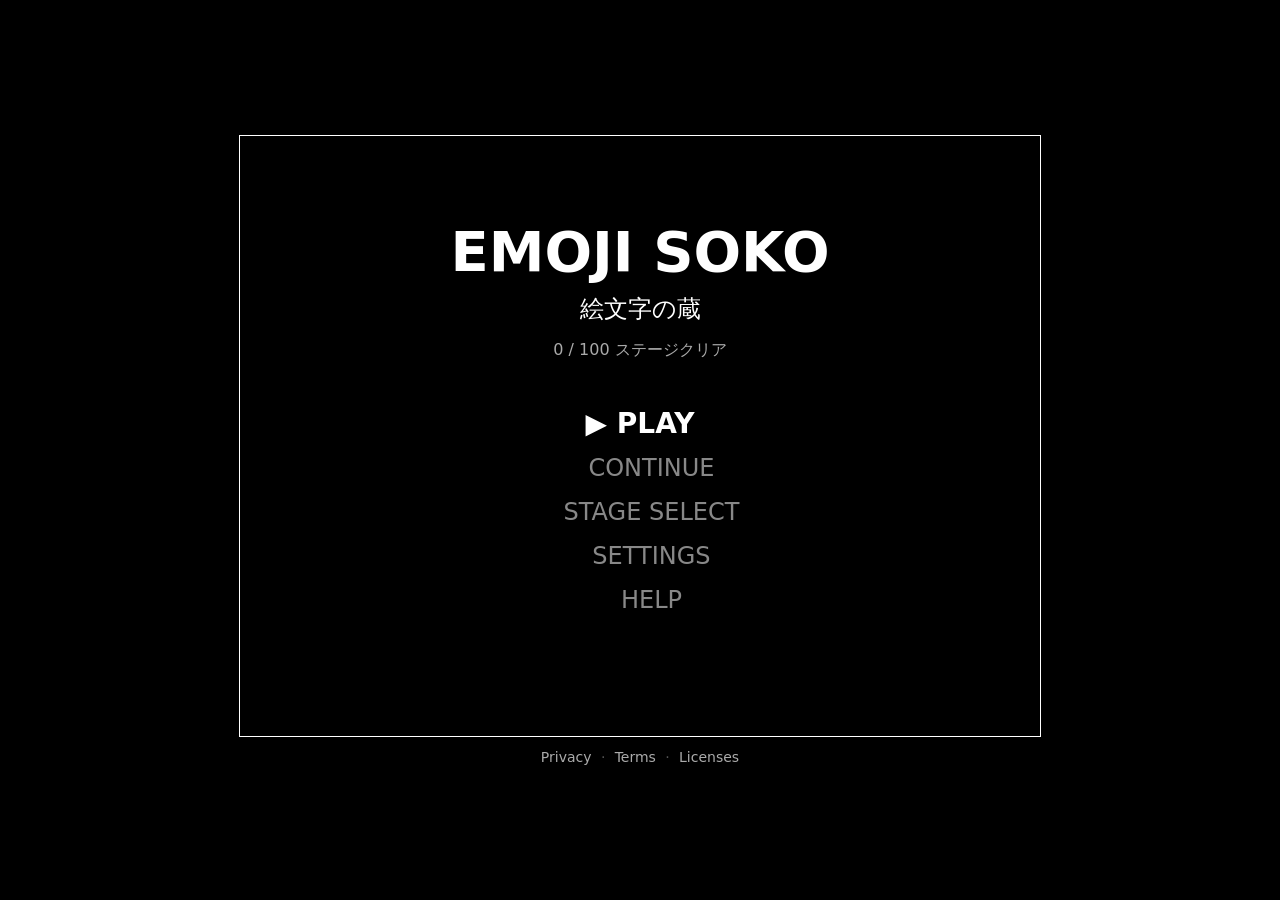
<file: index.html>
<!DOCTYPE html>
<html lang="ja">
<head>
  <meta charset="UTF-8">
  <meta name="viewport" content="width=device-width, initial-scale=1.0">
  <title>EMOJI SOKO</title>
  <meta property="og:title" content="絵文字の蔵 - EMOJI SOKO">
  <meta property="og:description" content="100ステージの絵文字倉庫番パズル">
  <meta property="og:image" content="https://tabisurushosai.itch.io/emoji-soko-tabisurushosai/assets/ogp_1200x630.png">
  <meta property="og:url" content="https://tabisurushosai.itch.io/emoji-soko-tabisurushosai">
  <meta property="og:type" content="website">
  <meta name="twitter:card" content="summary_large_image">
  <meta name="twitter:site" content="@yukikotaki">
  <meta name="twitter:image" content="https://tabisurushosai.itch.io/emoji-soko-tabisurushosai/assets/ogp_1200x630.png">
  <link rel="stylesheet" href="style.css">
</head>
<body>
  <div class="game-wrap">
    <canvas id="game" width="800" height="600"></canvas>
    <footer class="site-footer">
      <a href="legal/PRIVACY.html">Privacy</a>
      <span aria-hidden="true">·</span>
      <a href="legal/TERMS.html">Terms</a>
      <span aria-hidden="true">·</span>
      <a href="legal/LICENSES.html">Licenses</a>
    </footer>
  </div>
  <script src="src/stage_format.js"></script>
  <script src="src/render.js"></script>
  <script src="src/stage_loader.js"></script>
  <script src="src/input.js"></script>
  <script src="src/logic.js"></script>
  <script src="src/storage.js"></script>
  <script src="src/settings.js"></script>
  <script src="src/menu.js"></script>
  <script src="src/title.js"></script>
  <script src="src/help.js"></script>
  <script src="src/ending.js"></script>
  <script src="src/audio.js"></script>
  <script src="src/game.js"></script>
</body>
</html>
</file>
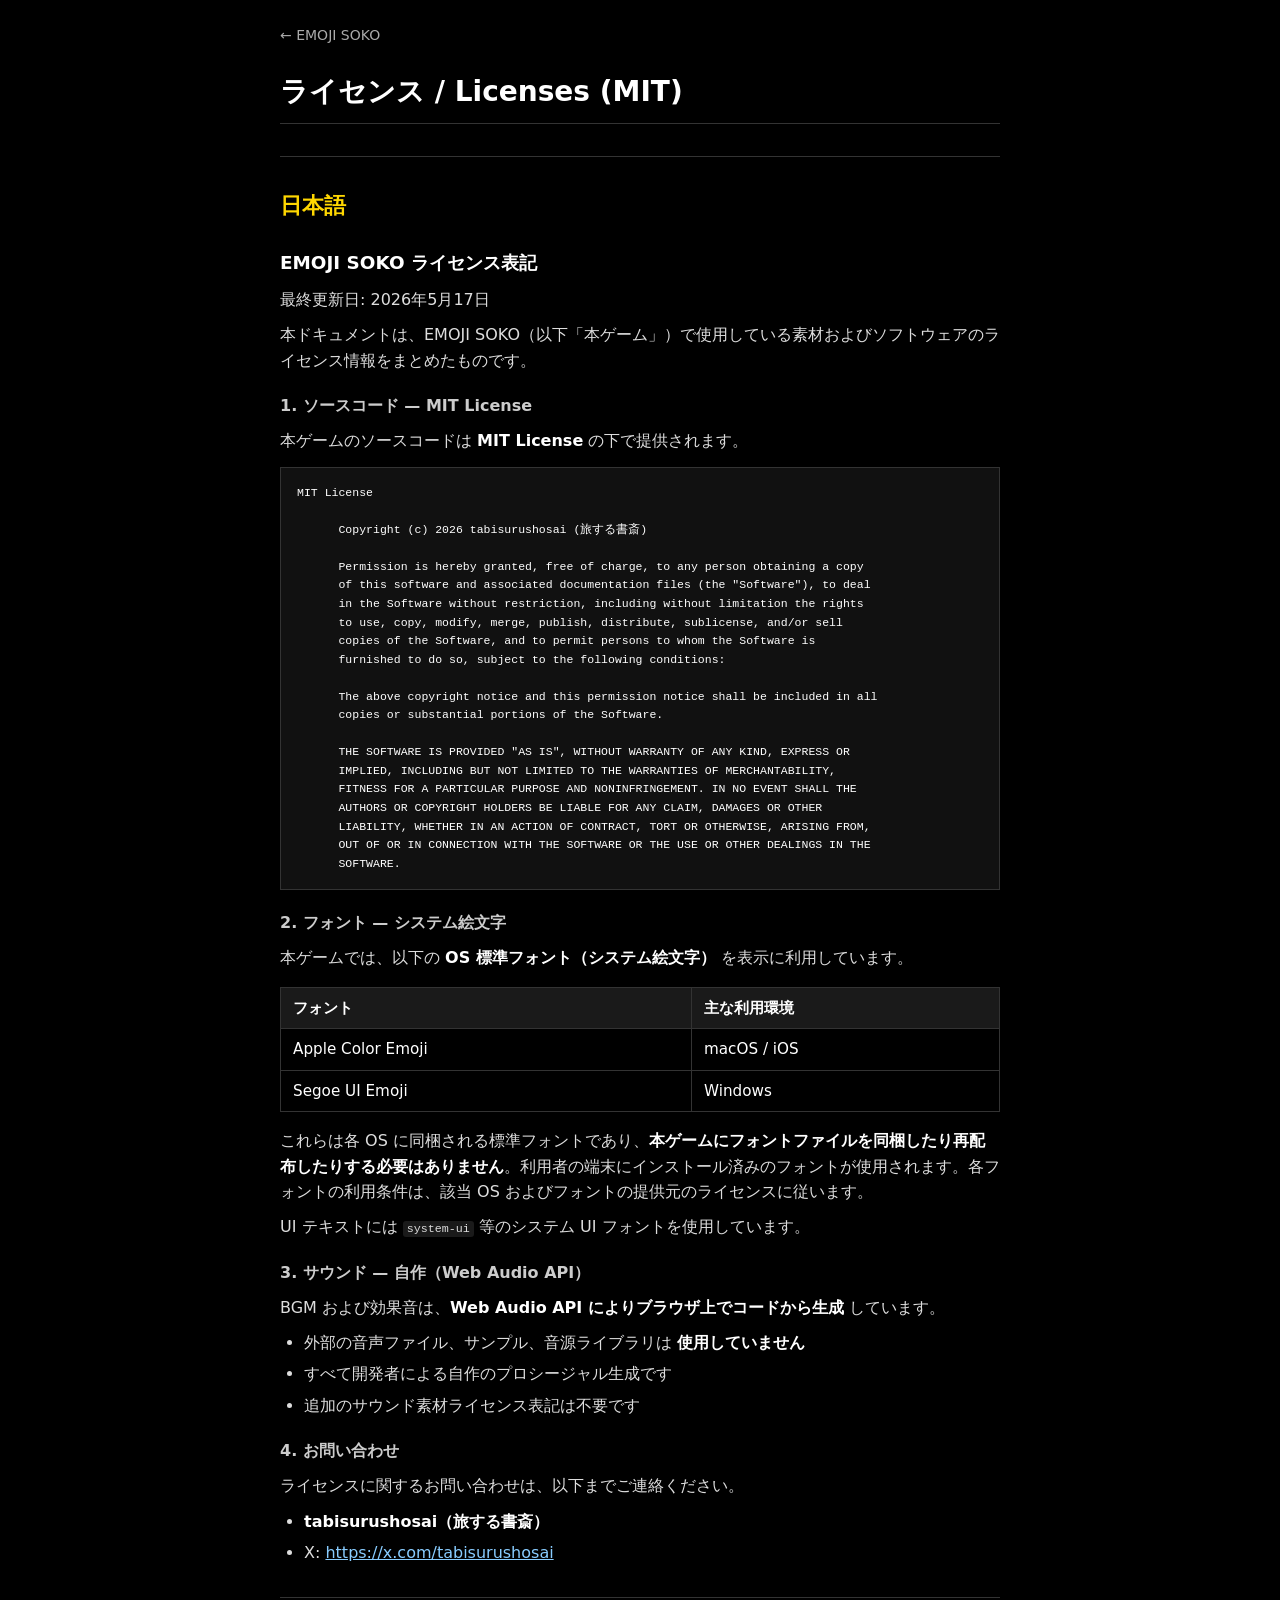
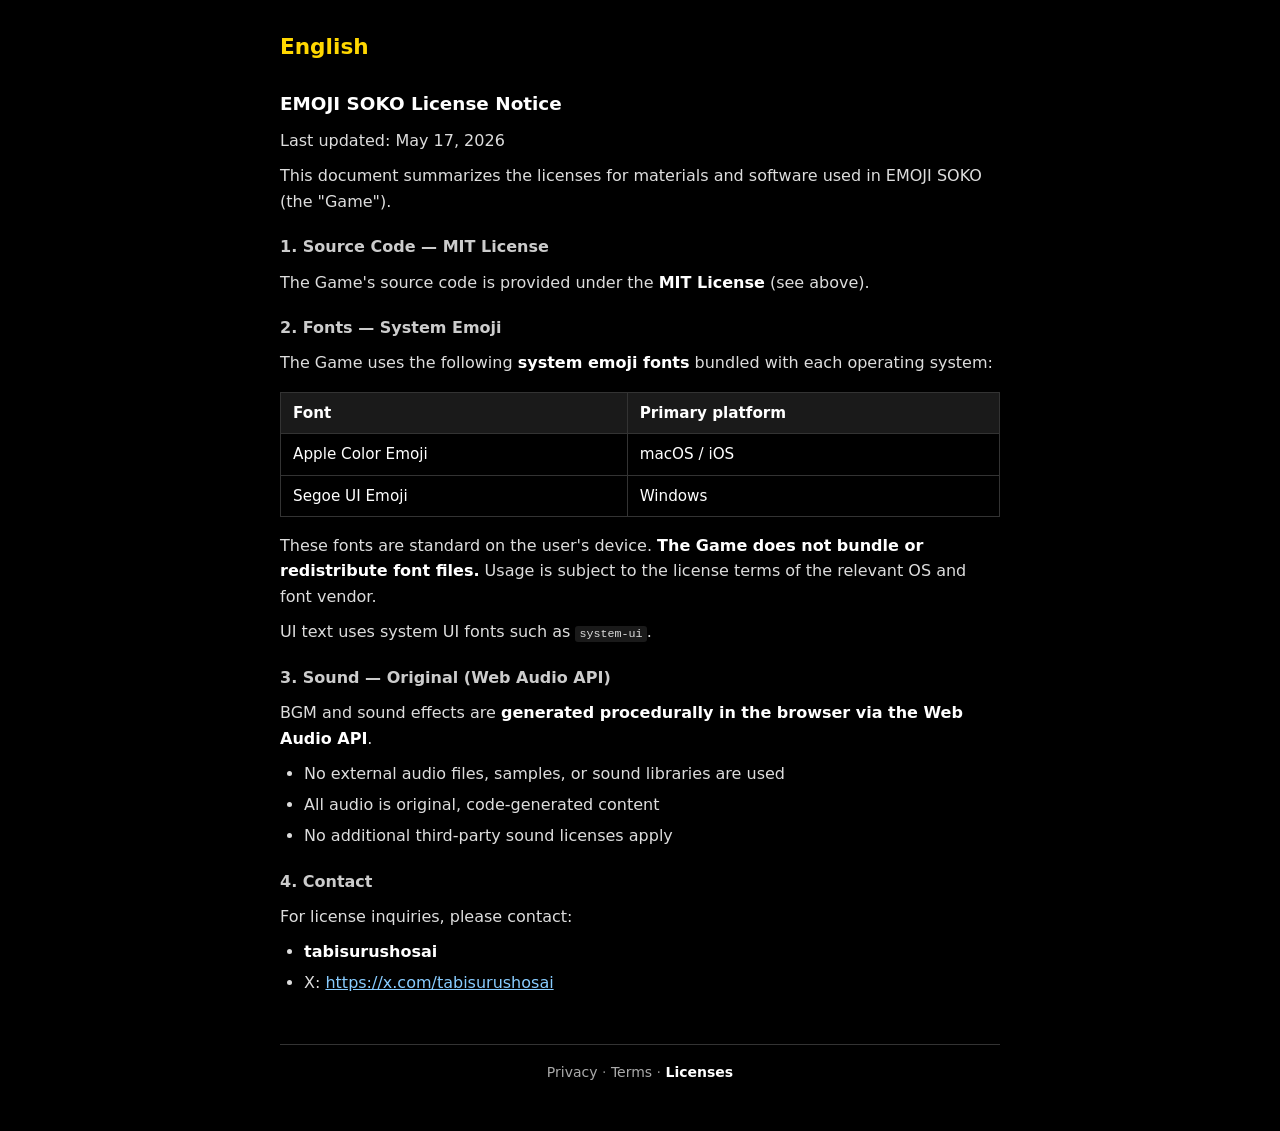
<file: legal/LICENSES.html>
<!DOCTYPE html>
<html lang="ja">
<head>
  <meta charset="UTF-8">
  <meta name="viewport" content="width=device-width, initial-scale=1.0">
  <title>ライセンス / Licenses (MIT) — EMOJI SOKO</title>
  <link rel="stylesheet" href="style.css">
</head>
<body>
  <main class="legal-doc">
    <nav class="legal-nav">
      <a href="../index.html">← EMOJI SOKO</a>
    </nav>
    <article>
      <h1>ライセンス / Licenses (MIT)</h1>
      <hr>
      <h2>日本語</h2>
      <h3>EMOJI SOKO ライセンス表記</h3>
      <p>最終更新日: 2026年5月17日</p>
      <p>本ドキュメントは、EMOJI SOKO（以下「本ゲーム」）で使用している素材およびソフトウェアのライセンス情報をまとめたものです。</p>
      <h4>1. ソースコード — MIT License</h4>
      <p>本ゲームのソースコードは <strong>MIT License</strong> の下で提供されます。</p>
      <pre><code>MIT License

      Copyright (c) 2026 tabisurushosai (旅する書斎)

      Permission is hereby granted, free of charge, to any person obtaining a copy
      of this software and associated documentation files (the &quot;Software&quot;), to deal
      in the Software without restriction, including without limitation the rights
      to use, copy, modify, merge, publish, distribute, sublicense, and/or sell
      copies of the Software, and to permit persons to whom the Software is
      furnished to do so, subject to the following conditions:

      The above copyright notice and this permission notice shall be included in all
      copies or substantial portions of the Software.

      THE SOFTWARE IS PROVIDED &quot;AS IS&quot;, WITHOUT WARRANTY OF ANY KIND, EXPRESS OR
      IMPLIED, INCLUDING BUT NOT LIMITED TO THE WARRANTIES OF MERCHANTABILITY,
      FITNESS FOR A PARTICULAR PURPOSE AND NONINFRINGEMENT. IN NO EVENT SHALL THE
      AUTHORS OR COPYRIGHT HOLDERS BE LIABLE FOR ANY CLAIM, DAMAGES OR OTHER
      LIABILITY, WHETHER IN AN ACTION OF CONTRACT, TORT OR OTHERWISE, ARISING FROM,
      OUT OF OR IN CONNECTION WITH THE SOFTWARE OR THE USE OR OTHER DEALINGS IN THE
      SOFTWARE.</code></pre>
      <h4>2. フォント — システム絵文字</h4>
      <p>本ゲームでは、以下の <strong>OS 標準フォント（システム絵文字）</strong> を表示に利用しています。</p>
      <table>
      <thead><tr><th>フォント</th><th>主な利用環境</th></tr></thead>
      <tbody>
      <tr><td>Apple Color Emoji</td><td>macOS / iOS</td></tr>
      <tr><td>Segoe UI Emoji</td><td>Windows</td></tr>
      </tbody></table>
      <p>これらは各 OS に同梱される標準フォントであり、<strong>本ゲームにフォントファイルを同梱したり再配布したりする必要はありません</strong>。利用者の端末にインストール済みのフォントが使用されます。各フォントの利用条件は、該当 OS およびフォントの提供元のライセンスに従います。</p>
      <p>UI テキストには <code>system-ui</code> 等のシステム UI フォントを使用しています。</p>
      <h4>3. サウンド — 自作（Web Audio API）</h4>
      <p>BGM および効果音は、<strong>Web Audio API によりブラウザ上でコードから生成</strong> しています。</p>
      <ul>
      <li>外部の音声ファイル、サンプル、音源ライブラリは <strong>使用していません</strong></li>
      <li>すべて開発者による自作のプロシージャル生成です</li>
      <li>追加のサウンド素材ライセンス表記は不要です</li>
      </ul>
      <h4>4. お問い合わせ</h4>
      <p>ライセンスに関するお問い合わせは、以下までご連絡ください。</p>
      <ul>
      <li><strong>tabisurushosai（旅する書斎）</strong></li>
      <li>X: <a href="https://x.com/tabisurushosai" target="_blank" rel="noopener">https://x.com/tabisurushosai</a></li>
      </ul>
      <hr>
      <h2>English</h2>
      <h3>EMOJI SOKO License Notice</h3>
      <p>Last updated: May 17, 2026</p>
      <p>This document summarizes the licenses for materials and software used in EMOJI SOKO (the &quot;Game&quot;).</p>
      <h4>1. Source Code — MIT License</h4>
      <p>The Game&#x27;s source code is provided under the <strong>MIT License</strong> (see above).</p>
      <h4>2. Fonts — System Emoji</h4>
      <p>The Game uses the following <strong>system emoji fonts</strong> bundled with each operating system:</p>
      <table>
      <thead><tr><th>Font</th><th>Primary platform</th></tr></thead>
      <tbody>
      <tr><td>Apple Color Emoji</td><td>macOS / iOS</td></tr>
      <tr><td>Segoe UI Emoji</td><td>Windows</td></tr>
      </tbody></table>
      <p>These fonts are standard on the user&#x27;s device. <strong>The Game does not bundle or redistribute font files.</strong> Usage is subject to the license terms of the relevant OS and font vendor.</p>
      <p>UI text uses system UI fonts such as <code>system-ui</code>.</p>
      <h4>3. Sound — Original (Web Audio API)</h4>
      <p>BGM and sound effects are <strong>generated procedurally in the browser via the Web Audio API</strong>.</p>
      <ul>
      <li>No external audio files, samples, or sound libraries are used</li>
      <li>All audio is original, code-generated content</li>
      <li>No additional third-party sound licenses apply</li>
      </ul>
      <h4>4. Contact</h4>
      <p>For license inquiries, please contact:</p>
      <ul>
      <li><strong>tabisurushosai</strong></li>
      <li>X: <a href="https://x.com/tabisurushosai" target="_blank" rel="noopener">https://x.com/tabisurushosai</a></li>
      </ul>
    </article>
    <footer class="legal-footer">
      <a href="PRIVACY.html">Privacy</a> · <a href="TERMS.html">Terms</a> · <span class="current">Licenses</span>
    </footer>
  </main>
</body>
</html>
</file>
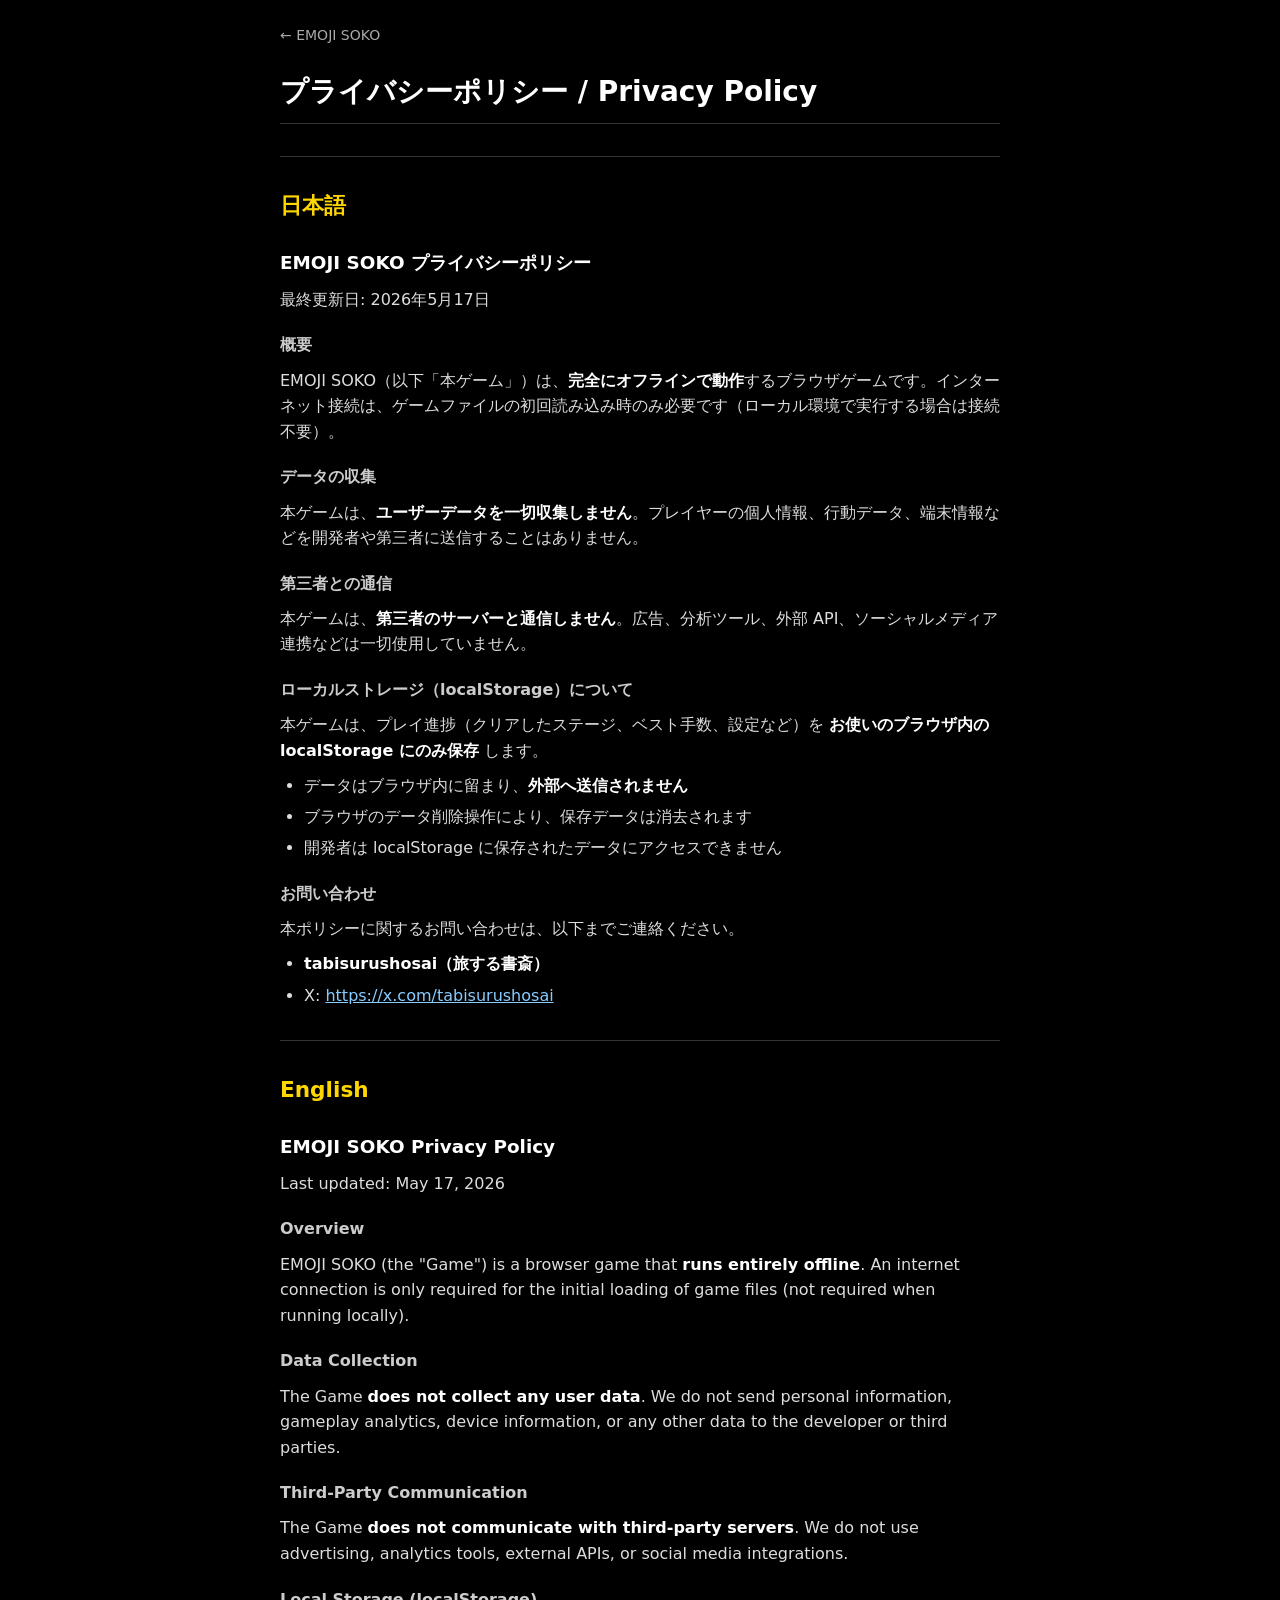
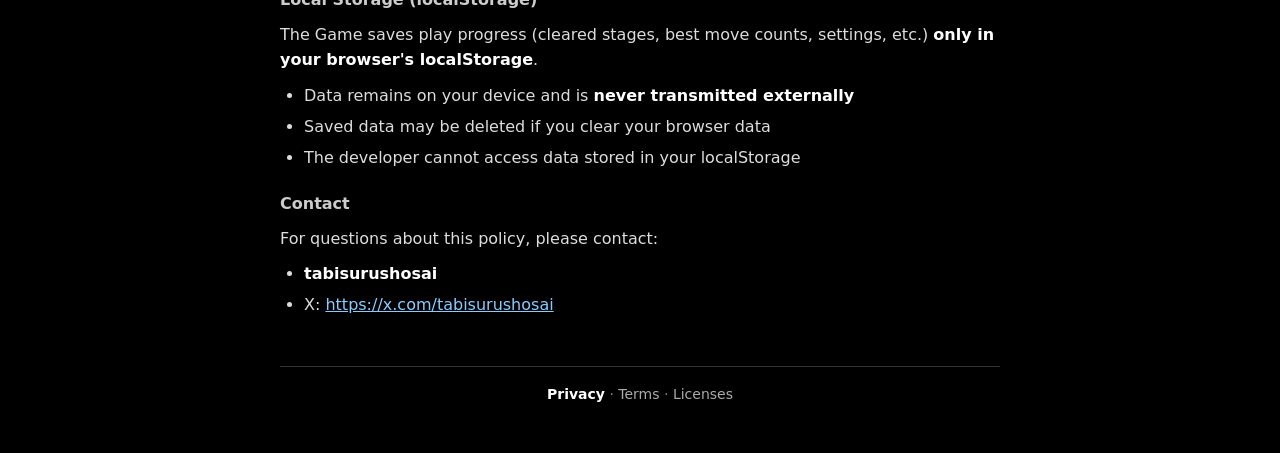
<file: legal/PRIVACY.html>
<!DOCTYPE html>
<html lang="ja">
<head>
  <meta charset="UTF-8">
  <meta name="viewport" content="width=device-width, initial-scale=1.0">
  <title>プライバシーポリシー / Privacy Policy — EMOJI SOKO</title>
  <link rel="stylesheet" href="style.css">
</head>
<body>
  <main class="legal-doc">
    <nav class="legal-nav">
      <a href="../index.html">← EMOJI SOKO</a>
    </nav>
    <article>
      <h1>プライバシーポリシー / Privacy Policy</h1>
      <hr>
      <h2>日本語</h2>
      <h3>EMOJI SOKO プライバシーポリシー</h3>
      <p>最終更新日: 2026年5月17日</p>
      <h4>概要</h4>
      <p>EMOJI SOKO（以下「本ゲーム」）は、<strong>完全にオフラインで動作</strong>するブラウザゲームです。インターネット接続は、ゲームファイルの初回読み込み時のみ必要です（ローカル環境で実行する場合は接続不要）。</p>
      <h4>データの収集</h4>
      <p>本ゲームは、<strong>ユーザーデータを一切収集しません</strong>。プレイヤーの個人情報、行動データ、端末情報などを開発者や第三者に送信することはありません。</p>
      <h4>第三者との通信</h4>
      <p>本ゲームは、<strong>第三者のサーバーと通信しません</strong>。広告、分析ツール、外部 API、ソーシャルメディア連携などは一切使用していません。</p>
      <h4>ローカルストレージ（localStorage）について</h4>
      <p>本ゲームは、プレイ進捗（クリアしたステージ、ベスト手数、設定など）を <strong>お使いのブラウザ内の localStorage にのみ保存</strong> します。</p>
      <ul>
      <li>データはブラウザ内に留まり、<strong>外部へ送信されません</strong></li>
      <li>ブラウザのデータ削除操作により、保存データは消去されます</li>
      <li>開発者は localStorage に保存されたデータにアクセスできません</li>
      </ul>
      <h4>お問い合わせ</h4>
      <p>本ポリシーに関するお問い合わせは、以下までご連絡ください。</p>
      <ul>
      <li><strong>tabisurushosai（旅する書斎）</strong></li>
      <li>X: <a href="https://x.com/tabisurushosai" target="_blank" rel="noopener">https://x.com/tabisurushosai</a></li>
      </ul>
      <hr>
      <h2>English</h2>
      <h3>EMOJI SOKO Privacy Policy</h3>
      <p>Last updated: May 17, 2026</p>
      <h4>Overview</h4>
      <p>EMOJI SOKO (the &quot;Game&quot;) is a browser game that <strong>runs entirely offline</strong>. An internet connection is only required for the initial loading of game files (not required when running locally).</p>
      <h4>Data Collection</h4>
      <p>The Game <strong>does not collect any user data</strong>. We do not send personal information, gameplay analytics, device information, or any other data to the developer or third parties.</p>
      <h4>Third-Party Communication</h4>
      <p>The Game <strong>does not communicate with third-party servers</strong>. We do not use advertising, analytics tools, external APIs, or social media integrations.</p>
      <h4>Local Storage (localStorage)</h4>
      <p>The Game saves play progress (cleared stages, best move counts, settings, etc.) <strong>only in your browser&#x27;s localStorage</strong>.</p>
      <ul>
      <li>Data remains on your device and is <strong>never transmitted externally</strong></li>
      <li>Saved data may be deleted if you clear your browser data</li>
      <li>The developer cannot access data stored in your localStorage</li>
      </ul>
      <h4>Contact</h4>
      <p>For questions about this policy, please contact:</p>
      <ul>
      <li><strong>tabisurushosai</strong></li>
      <li>X: <a href="https://x.com/tabisurushosai" target="_blank" rel="noopener">https://x.com/tabisurushosai</a></li>
      </ul>
    </article>
    <footer class="legal-footer">
      <span class="current">Privacy</span> · <a href="TERMS.html">Terms</a> · <a href="LICENSES.html">Licenses</a>
    </footer>
  </main>
</body>
</html>
</file>
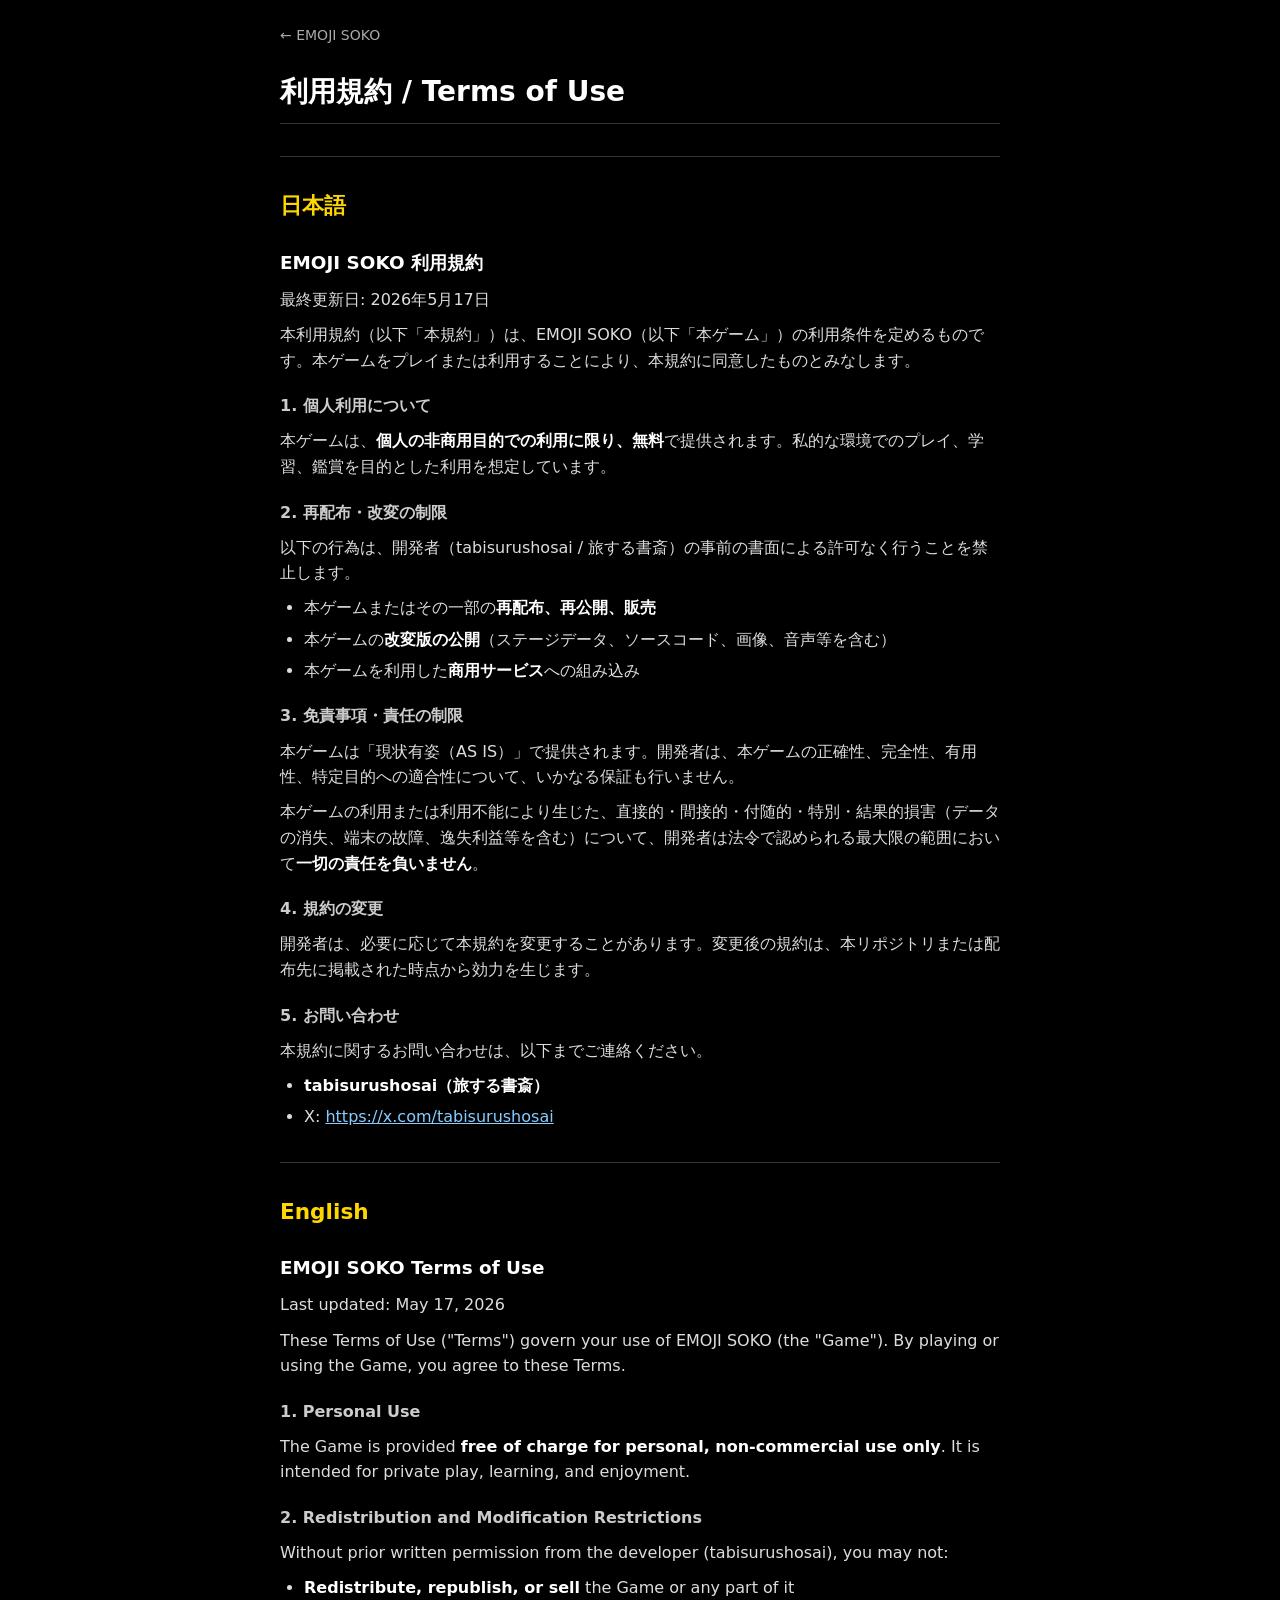
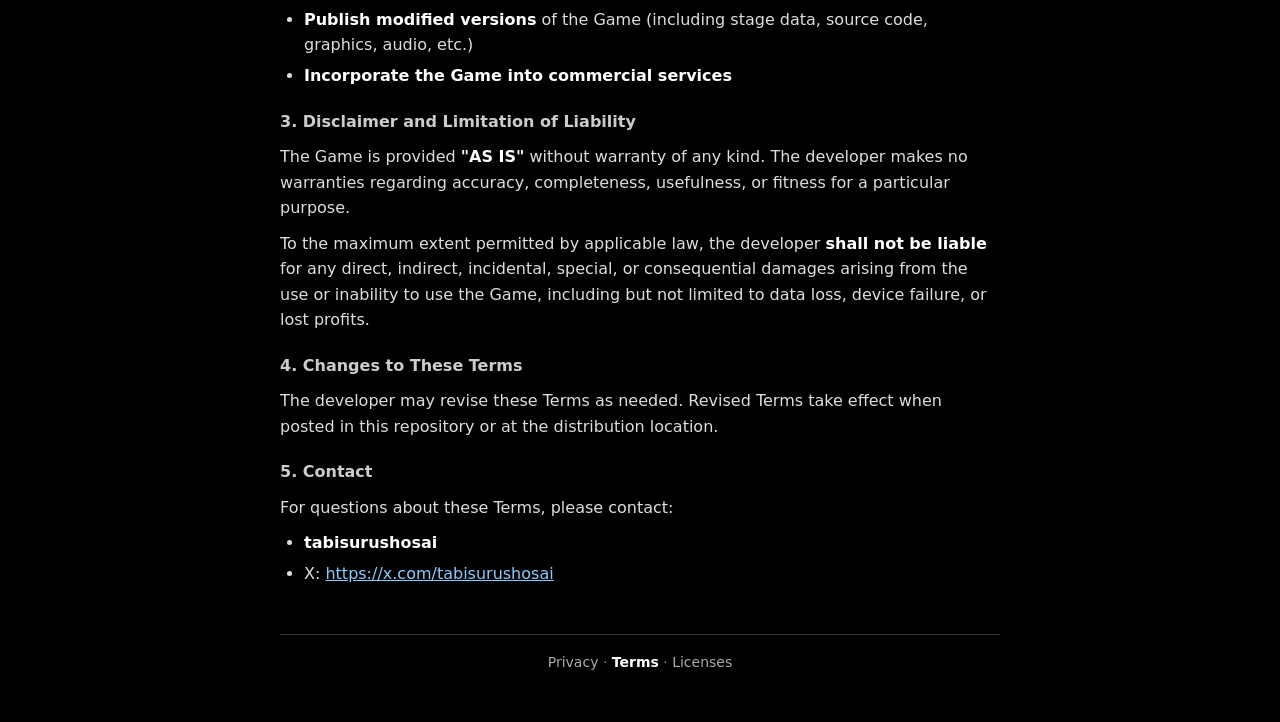
<file: legal/TERMS.html>
<!DOCTYPE html>
<html lang="ja">
<head>
  <meta charset="UTF-8">
  <meta name="viewport" content="width=device-width, initial-scale=1.0">
  <title>利用規約 / Terms of Use — EMOJI SOKO</title>
  <link rel="stylesheet" href="style.css">
</head>
<body>
  <main class="legal-doc">
    <nav class="legal-nav">
      <a href="../index.html">← EMOJI SOKO</a>
    </nav>
    <article>
      <h1>利用規約 / Terms of Use</h1>
      <hr>
      <h2>日本語</h2>
      <h3>EMOJI SOKO 利用規約</h3>
      <p>最終更新日: 2026年5月17日</p>
      <p>本利用規約（以下「本規約」）は、EMOJI SOKO（以下「本ゲーム」）の利用条件を定めるものです。本ゲームをプレイまたは利用することにより、本規約に同意したものとみなします。</p>
      <h4>1. 個人利用について</h4>
      <p>本ゲームは、<strong>個人の非商用目的での利用に限り、無料</strong>で提供されます。私的な環境でのプレイ、学習、鑑賞を目的とした利用を想定しています。</p>
      <h4>2. 再配布・改変の制限</h4>
      <p>以下の行為は、開発者（tabisurushosai / 旅する書斎）の事前の書面による許可なく行うことを禁止します。</p>
      <ul>
      <li>本ゲームまたはその一部の<strong>再配布、再公開、販売</strong></li>
      <li>本ゲームの<strong>改変版の公開</strong>（ステージデータ、ソースコード、画像、音声等を含む）</li>
      <li>本ゲームを利用した<strong>商用サービス</strong>への組み込み</li>
      </ul>
      <h4>3. 免責事項・責任の制限</h4>
      <p>本ゲームは「現状有姿（AS IS）」で提供されます。開発者は、本ゲームの正確性、完全性、有用性、特定目的への適合性について、いかなる保証も行いません。</p>
      <p>本ゲームの利用または利用不能により生じた、直接的・間接的・付随的・特別・結果的損害（データの消失、端末の故障、逸失利益等を含む）について、開発者は法令で認められる最大限の範囲において<strong>一切の責任を負いません</strong>。</p>
      <h4>4. 規約の変更</h4>
      <p>開発者は、必要に応じて本規約を変更することがあります。変更後の規約は、本リポジトリまたは配布先に掲載された時点から効力を生じます。</p>
      <h4>5. お問い合わせ</h4>
      <p>本規約に関するお問い合わせは、以下までご連絡ください。</p>
      <ul>
      <li><strong>tabisurushosai（旅する書斎）</strong></li>
      <li>X: <a href="https://x.com/tabisurushosai" target="_blank" rel="noopener">https://x.com/tabisurushosai</a></li>
      </ul>
      <hr>
      <h2>English</h2>
      <h3>EMOJI SOKO Terms of Use</h3>
      <p>Last updated: May 17, 2026</p>
      <p>These Terms of Use (&quot;Terms&quot;) govern your use of EMOJI SOKO (the &quot;Game&quot;). By playing or using the Game, you agree to these Terms.</p>
      <h4>1. Personal Use</h4>
      <p>The Game is provided <strong>free of charge for personal, non-commercial use only</strong>. It is intended for private play, learning, and enjoyment.</p>
      <h4>2. Redistribution and Modification Restrictions</h4>
      <p>Without prior written permission from the developer (tabisurushosai), you may not:</p>
      <ul>
      <li><strong>Redistribute, republish, or sell</strong> the Game or any part of it</li>
      <li><strong>Publish modified versions</strong> of the Game (including stage data, source code, graphics, audio, etc.)</li>
      <li><strong>Incorporate the Game into commercial services</strong></li>
      </ul>
      <h4>3. Disclaimer and Limitation of Liability</h4>
      <p>The Game is provided <strong>&quot;AS IS&quot;</strong> without warranty of any kind. The developer makes no warranties regarding accuracy, completeness, usefulness, or fitness for a particular purpose.</p>
      <p>To the maximum extent permitted by applicable law, the developer <strong>shall not be liable</strong> for any direct, indirect, incidental, special, or consequential damages arising from the use or inability to use the Game, including but not limited to data loss, device failure, or lost profits.</p>
      <h4>4. Changes to These Terms</h4>
      <p>The developer may revise these Terms as needed. Revised Terms take effect when posted in this repository or at the distribution location.</p>
      <h4>5. Contact</h4>
      <p>For questions about these Terms, please contact:</p>
      <ul>
      <li><strong>tabisurushosai</strong></li>
      <li>X: <a href="https://x.com/tabisurushosai" target="_blank" rel="noopener">https://x.com/tabisurushosai</a></li>
      </ul>
    </article>
    <footer class="legal-footer">
      <a href="PRIVACY.html">Privacy</a> · <span class="current">Terms</span> · <a href="LICENSES.html">Licenses</a>
    </footer>
  </main>
</body>
</html>
</file>
<file: style.css>
body {
  margin: 0;
  background: #000;
  color: #fff;
  font-family: system-ui, -apple-system, "Apple Color Emoji", "Segoe UI Emoji", sans-serif;
  display: flex;
  justify-content: center;
  align-items: center;
  min-height: 100vh;
}

.game-wrap {
  display: flex;
  flex-direction: column;
  align-items: center;
}

.site-footer {
  margin-top: 12px;
  font-size: 14px;
  color: #888;
}

.site-footer a {
  color: #aaa;
  text-decoration: none;
}

.site-footer a:hover {
  color: #fff;
}

.site-footer span {
  margin: 0 0.35em;
  color: #555;
}

canvas#game {
  border: 1px solid #fff;
  image-rendering: pixelated;
}
</file>
<file: legal/style.css>
/* Legal pages — matches index.html (black bg, white text, system-ui) */

body {
  margin: 0;
  background: #000;
  color: #fff;
  font-family: system-ui, -apple-system, "Apple Color Emoji", "Segoe UI Emoji", sans-serif;
  line-height: 1.6;
}

.legal-doc {
  max-width: 720px;
  margin: 0 auto;
  padding: 24px 20px 48px;
}

.legal-nav {
  margin-bottom: 24px;
  font-size: 14px;
}

.legal-nav a {
  color: #aaa;
  text-decoration: none;
}

.legal-nav a:hover {
  color: #fff;
}

article h1 {
  font-size: 1.75rem;
  margin: 0 0 1rem;
  border-bottom: 1px solid #333;
  padding-bottom: 0.5rem;
}

article h2 {
  font-size: 1.35rem;
  margin: 2rem 0 0.75rem;
  color: #ffd700;
}

article h3 {
  font-size: 1.15rem;
  margin: 1.5rem 0 0.5rem;
}

article h4 {
  font-size: 1rem;
  margin: 1.25rem 0 0.4rem;
  color: #ccc;
}

article p {
  margin: 0.6rem 0;
  color: #ddd;
}

article ul {
  margin: 0.5rem 0 1rem;
  padding-left: 1.5rem;
  color: #ddd;
}

article li {
  margin: 0.35rem 0;
}

article hr {
  border: none;
  border-top: 1px solid #333;
  margin: 2rem 0;
}

article strong {
  color: #fff;
}

article code {
  background: #1a1a1a;
  padding: 0.1em 0.35em;
  border-radius: 3px;
  font-size: 0.9em;
}

article pre {
  background: #111;
  border: 1px solid #333;
  padding: 16px;
  overflow-x: auto;
  font-size: 0.8rem;
  line-height: 1.45;
}

article pre code {
  background: none;
  padding: 0;
}

article table {
  width: 100%;
  border-collapse: collapse;
  margin: 1rem 0;
  font-size: 0.95rem;
}

article th,
article td {
  border: 1px solid #333;
  padding: 8px 12px;
  text-align: left;
}

article th {
  background: #1a1a1a;
  color: #fff;
}

article a {
  color: #8cf;
}

article a:hover {
  color: #adf;
}

.legal-footer {
  margin-top: 48px;
  padding-top: 16px;
  border-top: 1px solid #333;
  font-size: 14px;
  color: #888;
  text-align: center;
}

.legal-footer a {
  color: #aaa;
  text-decoration: none;
}

.legal-footer a:hover {
  color: #fff;
}

.legal-footer .current {
  color: #fff;
  font-weight: bold;
}
</file>
